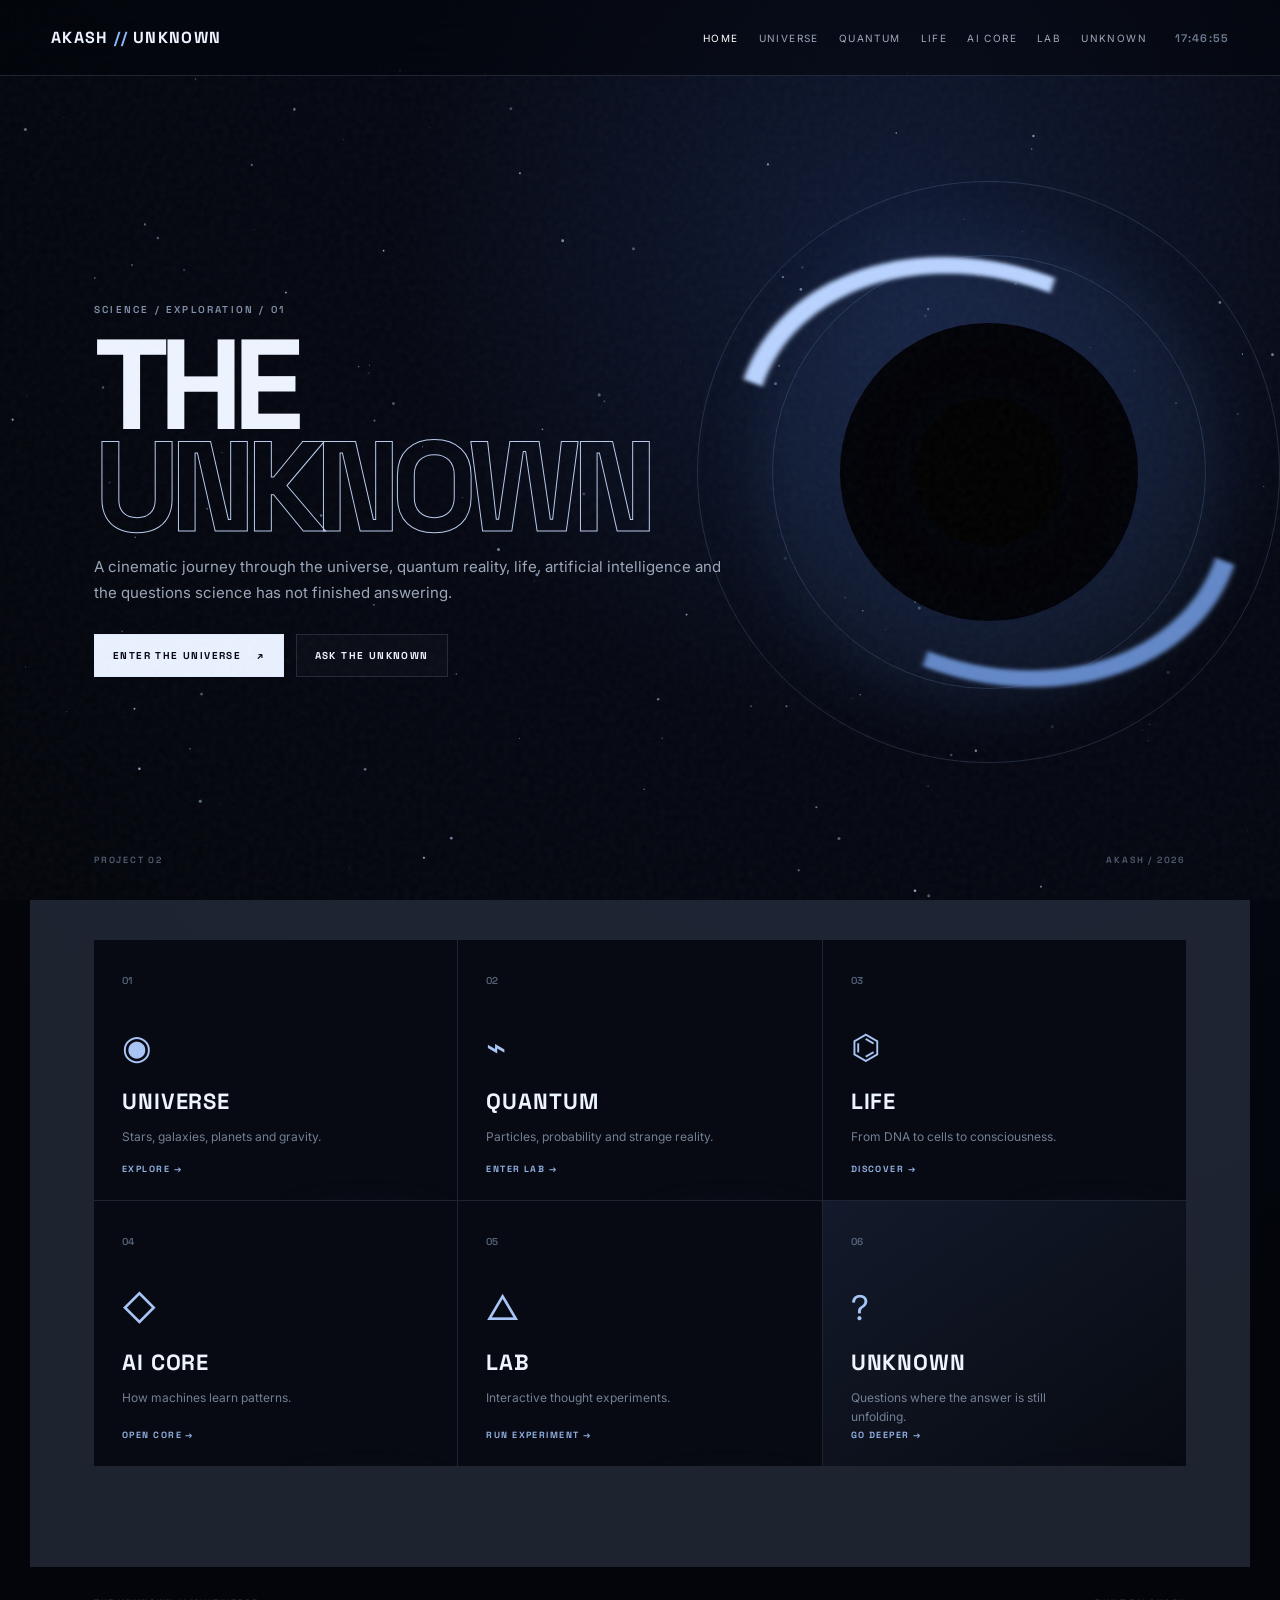
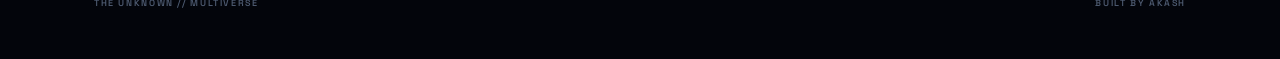
<file: index.html>
<!doctype html>
<html lang="en">
<head>
<meta charset="utf-8">
<meta name="viewport" content="width=device-width,initial-scale=1">
<title>THE UNKNOWN — Multiverse</title>
<meta name="description" content="An interactive science experience by AKASH.">
<link rel="preconnect" href="https://fonts.googleapis.com">
<link rel="preconnect" href="https://fonts.gstatic.com" crossorigin>
<link href="https://fonts.googleapis.com/css2?family=Inter:wght@400;500;600;700;800&family=Space+Grotesk:wght@400;500;600;700&display=swap" rel="stylesheet">
<link rel="stylesheet" href="style.css">
</head>
<body data-page="home">
<div id="transition"></div>
<canvas id="stars"></canvas>
<div class="grain"></div>

<header class="nav">
  <a class="brand" href="index.html"><span>AKASH</span><b>//</b>UNKNOWN</a>
  <button class="menu" aria-label="Open menu">☰</button>
  <nav>
    <a class="active" href="index.html">HOME</a>
    <a href="universe.html">UNIVERSE</a>
    <a href="quantum.html">QUANTUM</a>
    <a href="life.html">LIFE</a>
    <a href="ai.html">AI CORE</a>
    <a href="experiments.html">LAB</a>
    <a href="unknown.html">UNKNOWN</a>
  </nav>
  <span class="clock" id="clock">00:00:00</span>
</header>

<main>
<section class="hero home-hero">
  <div class="hero-copy">
    <div class="eyebrow">SCIENCE / EXPLORATION / 01</div>
    <h1>THE<br><em>UNKNOWN</em></h1>
    <p class="lead">A cinematic journey through the universe, quantum reality, life, artificial intelligence and the questions science has not finished answering.</p>
    <div class="actions">
      <a class="btn primary page-link" href="universe.html">ENTER THE UNIVERSE <span>↗</span></a>
      <a class="btn ghost page-link" href="unknown.html">ASK THE UNKNOWN</a>
    </div>
  </div>
  <div class="hero-orb">
    <div class="halo"></div><div class="orbit o1"></div><div class="orbit o2"></div>
    <div class="blackhole"><div class="ring"></div><div class="singularity"></div></div>
  </div>
  <div class="hero-meta"><span>PROJECT 02</span><span>AKASH / 2026</span></div>
</section>

<section class="portal-grid">
  <a class="portal page-link" href="universe.html"><span class="portal-no">01</span><span class="portal-icon">◉</span><h2>UNIVERSE</h2><p>Stars, galaxies, planets and gravity.</p><span class="go">EXPLORE →</span></a>
  <a class="portal page-link" href="quantum.html"><span class="portal-no">02</span><span class="portal-icon">⌁</span><h2>QUANTUM</h2><p>Particles, probability and strange reality.</p><span class="go">ENTER LAB →</span></a>
  <a class="portal page-link" href="life.html"><span class="portal-no">03</span><span class="portal-icon">⌬</span><h2>LIFE</h2><p>From DNA to cells to consciousness.</p><span class="go">DISCOVER →</span></a>
  <a class="portal page-link" href="ai.html"><span class="portal-no">04</span><span class="portal-icon">◇</span><h2>AI CORE</h2><p>How machines learn patterns.</p><span class="go">OPEN CORE →</span></a>
  <a class="portal page-link" href="experiments.html"><span class="portal-no">05</span><span class="portal-icon">△</span><h2>LAB</h2><p>Interactive thought experiments.</p><span class="go">RUN EXPERIMENT →</span></a>
  <a class="portal page-link special" href="unknown.html"><span class="portal-no">06</span><span class="portal-icon">?</span><h2>UNKNOWN</h2><p>Questions where the answer is still unfolding.</p><span class="go">GO DEEPER →</span></a>
</section>
</main>

<footer><span>THE UNKNOWN // MULTIVERSE</span><span>BUILT BY AKASH</span></footer>
<script type="module" src="script.js"></script>
</body>
</html>
</file>
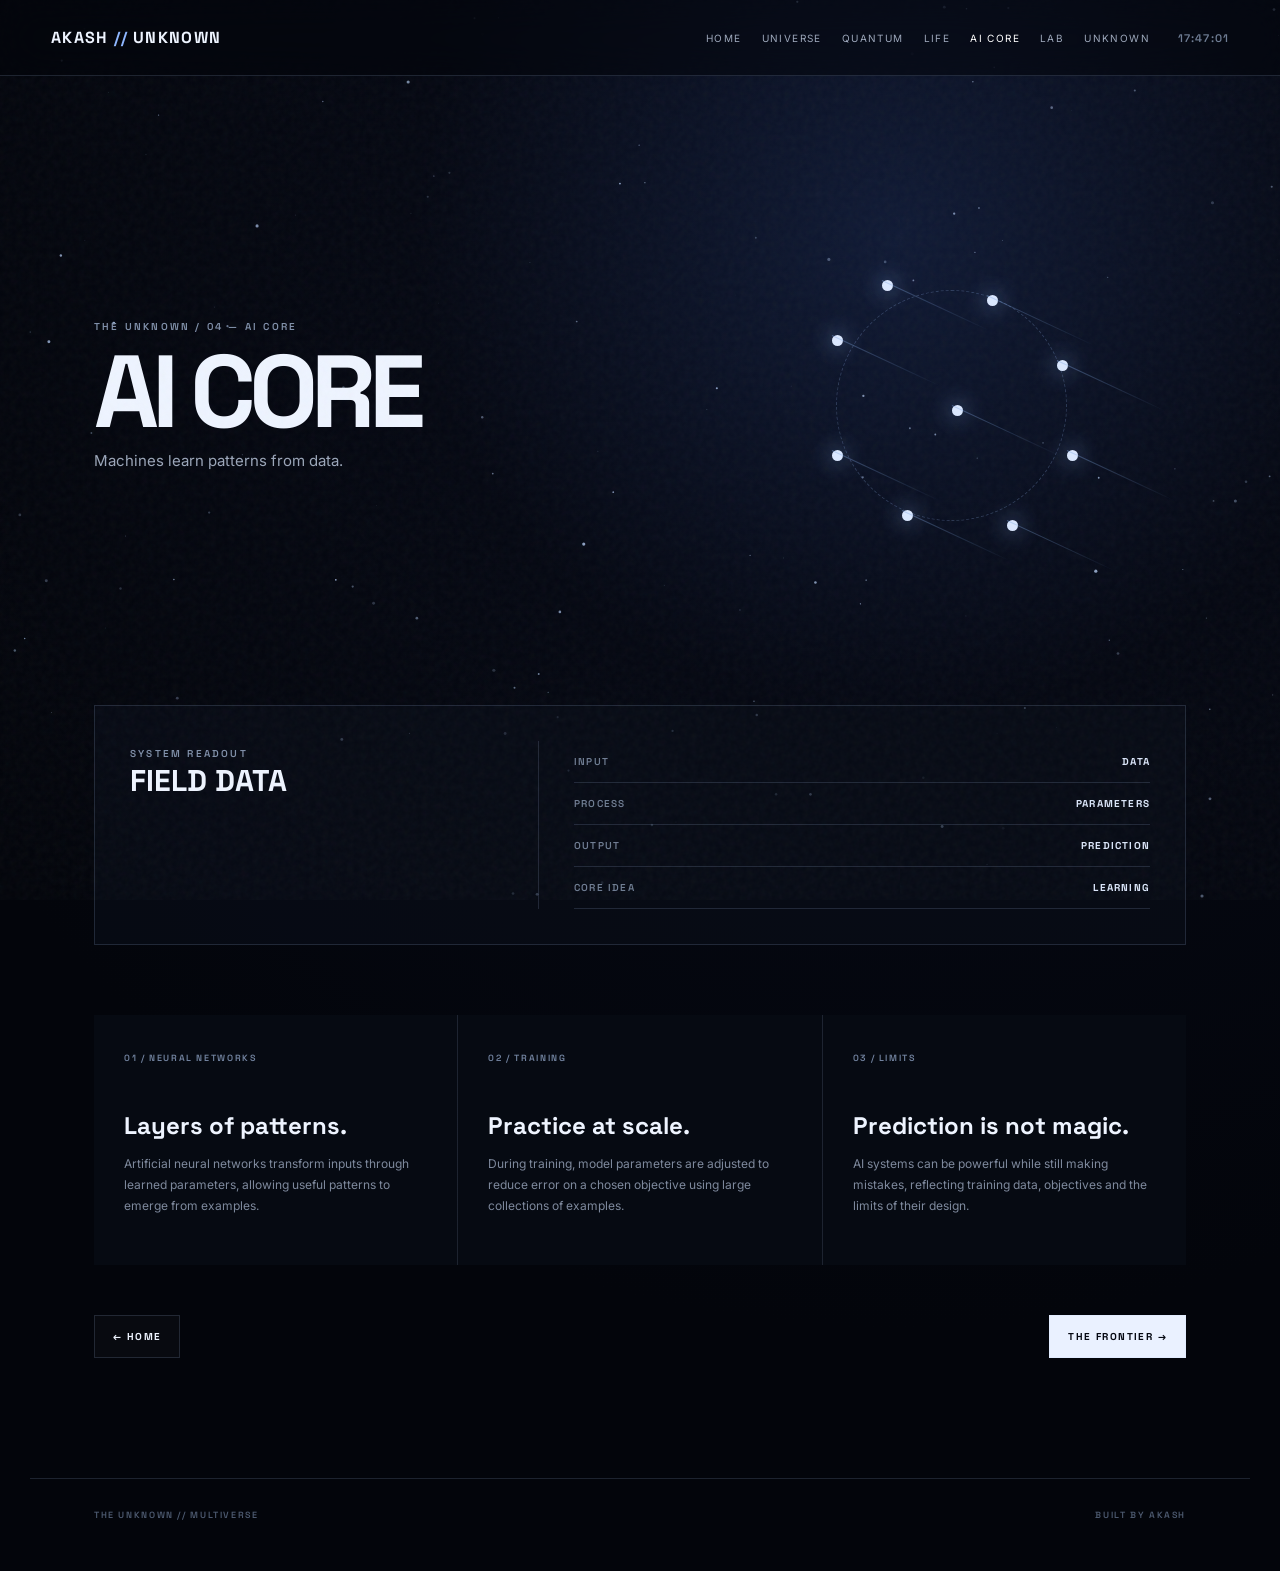
<file: ai.html>
<!doctype html>
<html lang="en">
<head>
<meta charset="utf-8"><meta name="viewport" content="width=device-width,initial-scale=1">
<title>AI CORE — THE UNKNOWN</title>
<meta name="description" content="Machines learn patterns from data.">
<link rel="preconnect" href="https://fonts.googleapis.com"><link rel="preconnect" href="https://fonts.gstatic.com" crossorigin>
<link href="https://fonts.googleapis.com/css2?family=Inter:wght@400;500;600;700;800&family=Space+Grotesk:wght@400;500;600;700&display=swap" rel="stylesheet">
<link rel="stylesheet" href="style.css">
</head>
<body data-page="ai-core">
<div id="transition"></div><canvas id="stars"></canvas><div class="grain"></div>
<header class="nav">
<a class="brand" href="index.html"><span>AKASH</span><b>//</b>UNKNOWN</a>
<button class="menu" aria-label="Open menu">☰</button>
<nav><a href="index.html" class="">HOME</a><a href="universe.html" class="">UNIVERSE</a><a href="quantum.html" class="">QUANTUM</a><a href="life.html" class="">LIFE</a><a href="ai.html" class="active">AI CORE</a><a href="experiments.html" class="">LAB</a><a href="unknown.html" class="">UNKNOWN</a></nav><span class="clock" id="clock">00:00:00</span>
</header>
<main class="subpage">
<section class="page-hero">
<div><div class="eyebrow">THE UNKNOWN / 04 — AI CORE</div><h1>AI CORE</h1><p class="lead">Machines learn patterns from data.</p></div>
<div class="page-visual"><div class="neural"><span></span><span></span><span></span><span></span><span></span><span></span><span></span><span></span><span></span></div></div>
</section>
<section class="data-panel"><div><span class="eyebrow">SYSTEM READOUT</span><h2>FIELD DATA</h2></div><div class="data-list"><div class="data-row"><span>INPUT</span><strong>DATA</strong></div>
<div class="data-row"><span>PROCESS</span><strong>PARAMETERS</strong></div>
<div class="data-row"><span>OUTPUT</span><strong>PREDICTION</strong></div>
<div class="data-row"><span>CORE IDEA</span><strong>LEARNING</strong></div></div></section>
<section class="info-grid"><article class="info"><span>01 / NEURAL NETWORKS</span><h2>Layers of patterns.</h2><p>Artificial neural networks transform inputs through learned parameters, allowing useful patterns to emerge from examples.</p></article>
<article class="info"><span>02 / TRAINING</span><h2>Practice at scale.</h2><p>During training, model parameters are adjusted to reduce error on a chosen objective using large collections of examples.</p></article>
<article class="info"><span>03 / LIMITS</span><h2>Prediction is not magic.</h2><p>AI systems can be powerful while still making mistakes, reflecting training data, objectives and the limits of their design.</p></article></section>
<div class="page-nav"><a class="btn ghost page-link" href="index.html">← HOME</a><a class="btn primary page-link" href="unknown.html">THE FRONTIER →</a></div>
</main>
<footer><span>THE UNKNOWN // MULTIVERSE</span><span>BUILT BY AKASH</span></footer>
<script type="module" src="script.js"></script>
</body></html>
</file>
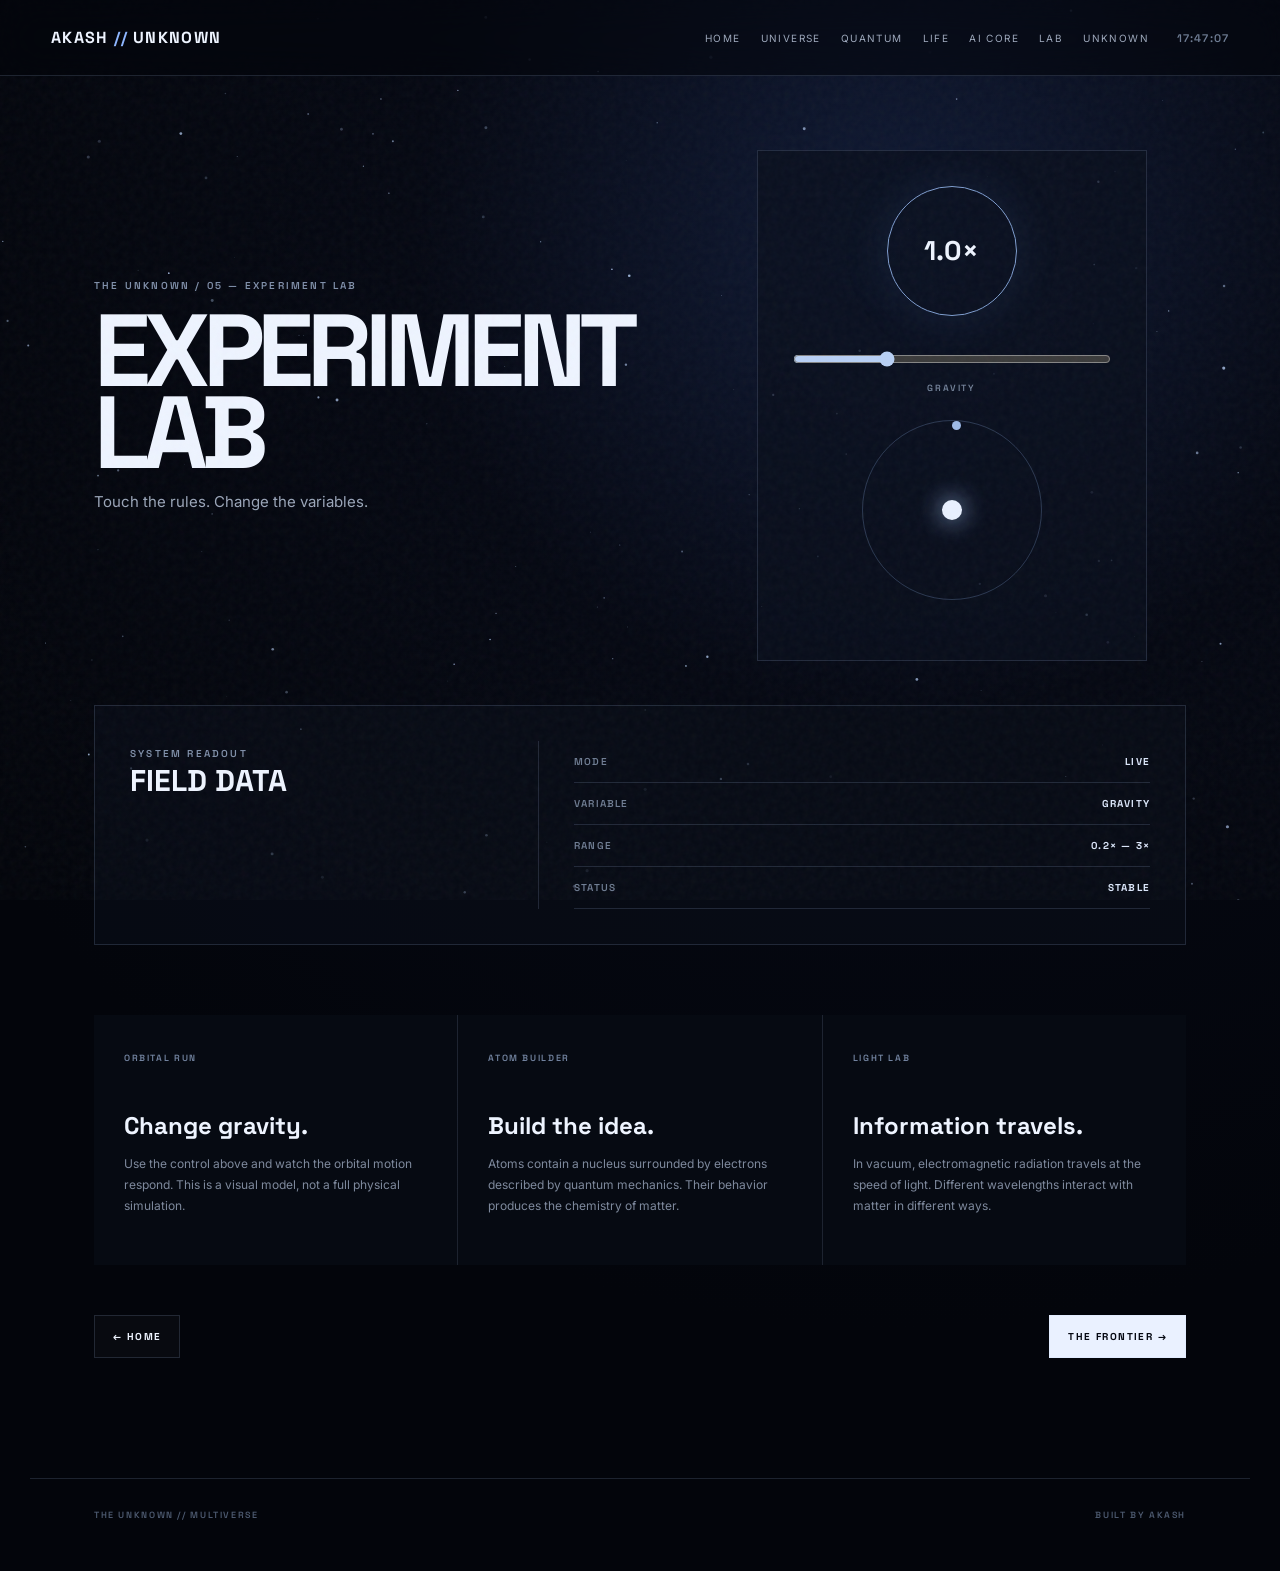
<file: experiments.html>
<!doctype html>
<html lang="en">
<head>
<meta charset="utf-8"><meta name="viewport" content="width=device-width,initial-scale=1">
<title>EXPERIMENT LAB — THE UNKNOWN</title>
<meta name="description" content="Touch the rules. Change the variables.">
<link rel="preconnect" href="https://fonts.googleapis.com"><link rel="preconnect" href="https://fonts.gstatic.com" crossorigin>
<link href="https://fonts.googleapis.com/css2?family=Inter:wght@400;500;600;700;800&family=Space+Grotesk:wght@400;500;600;700&display=swap" rel="stylesheet">
<link rel="stylesheet" href="style.css">
</head>
<body data-page="experiment-lab">
<div id="transition"></div><canvas id="stars"></canvas><div class="grain"></div>
<header class="nav">
<a class="brand" href="index.html"><span>AKASH</span><b>//</b>UNKNOWN</a>
<button class="menu" aria-label="Open menu">☰</button>
<nav><a href="index.html" class="">HOME</a><a href="universe.html" class="">UNIVERSE</a><a href="quantum.html" class="">QUANTUM</a><a href="life.html" class="">LIFE</a><a href="ai.html" class="">AI CORE</a><a href="experiments.html" class="">LAB</a><a href="unknown.html" class="">UNKNOWN</a></nav><span class="clock" id="clock">00:00:00</span>
</header>
<main class="subpage">
<section class="page-hero">
<div><div class="eyebrow">THE UNKNOWN / 05 — EXPERIMENT LAB</div><h1>EXPERIMENT LAB</h1><p class="lead">Touch the rules. Change the variables.</p></div>
<div class="page-visual"><div class="experiment-console"><div class="dial" id="gravityDial">1.0×</div><input id="gravity" type="range" min="0.2" max="3" value="1" step="0.1"><label>GRAVITY</label><div class="orbit-demo"><span id="orbitDot"></span></div></div></div>
</section>
<section class="data-panel"><div><span class="eyebrow">SYSTEM READOUT</span><h2>FIELD DATA</h2></div><div class="data-list"><div class="data-row"><span>MODE</span><strong>LIVE</strong></div>
<div class="data-row"><span>VARIABLE</span><strong>GRAVITY</strong></div>
<div class="data-row"><span>RANGE</span><strong>0.2× — 3×</strong></div>
<div class="data-row"><span>STATUS</span><strong id="labStatus">STABLE</strong></div></div></section>
<section class="info-grid"><article class="info"><span>ORBITAL RUN</span><h2>Change gravity.</h2><p>Use the control above and watch the orbital motion respond. This is a visual model, not a full physical simulation.</p></article>
<article class="info"><span>ATOM BUILDER</span><h2>Build the idea.</h2><p>Atoms contain a nucleus surrounded by electrons described by quantum mechanics. Their behavior produces the chemistry of matter.</p></article>
<article class="info"><span>LIGHT LAB</span><h2>Information travels.</h2><p>In vacuum, electromagnetic radiation travels at the speed of light. Different wavelengths interact with matter in different ways.</p></article></section>
<div class="page-nav"><a class="btn ghost page-link" href="index.html">← HOME</a><a class="btn primary page-link" href="unknown.html">THE FRONTIER →</a></div>
</main>
<footer><span>THE UNKNOWN // MULTIVERSE</span><span>BUILT BY AKASH</span></footer>
<script type="module" src="script.js"></script>
</body></html>
</file>
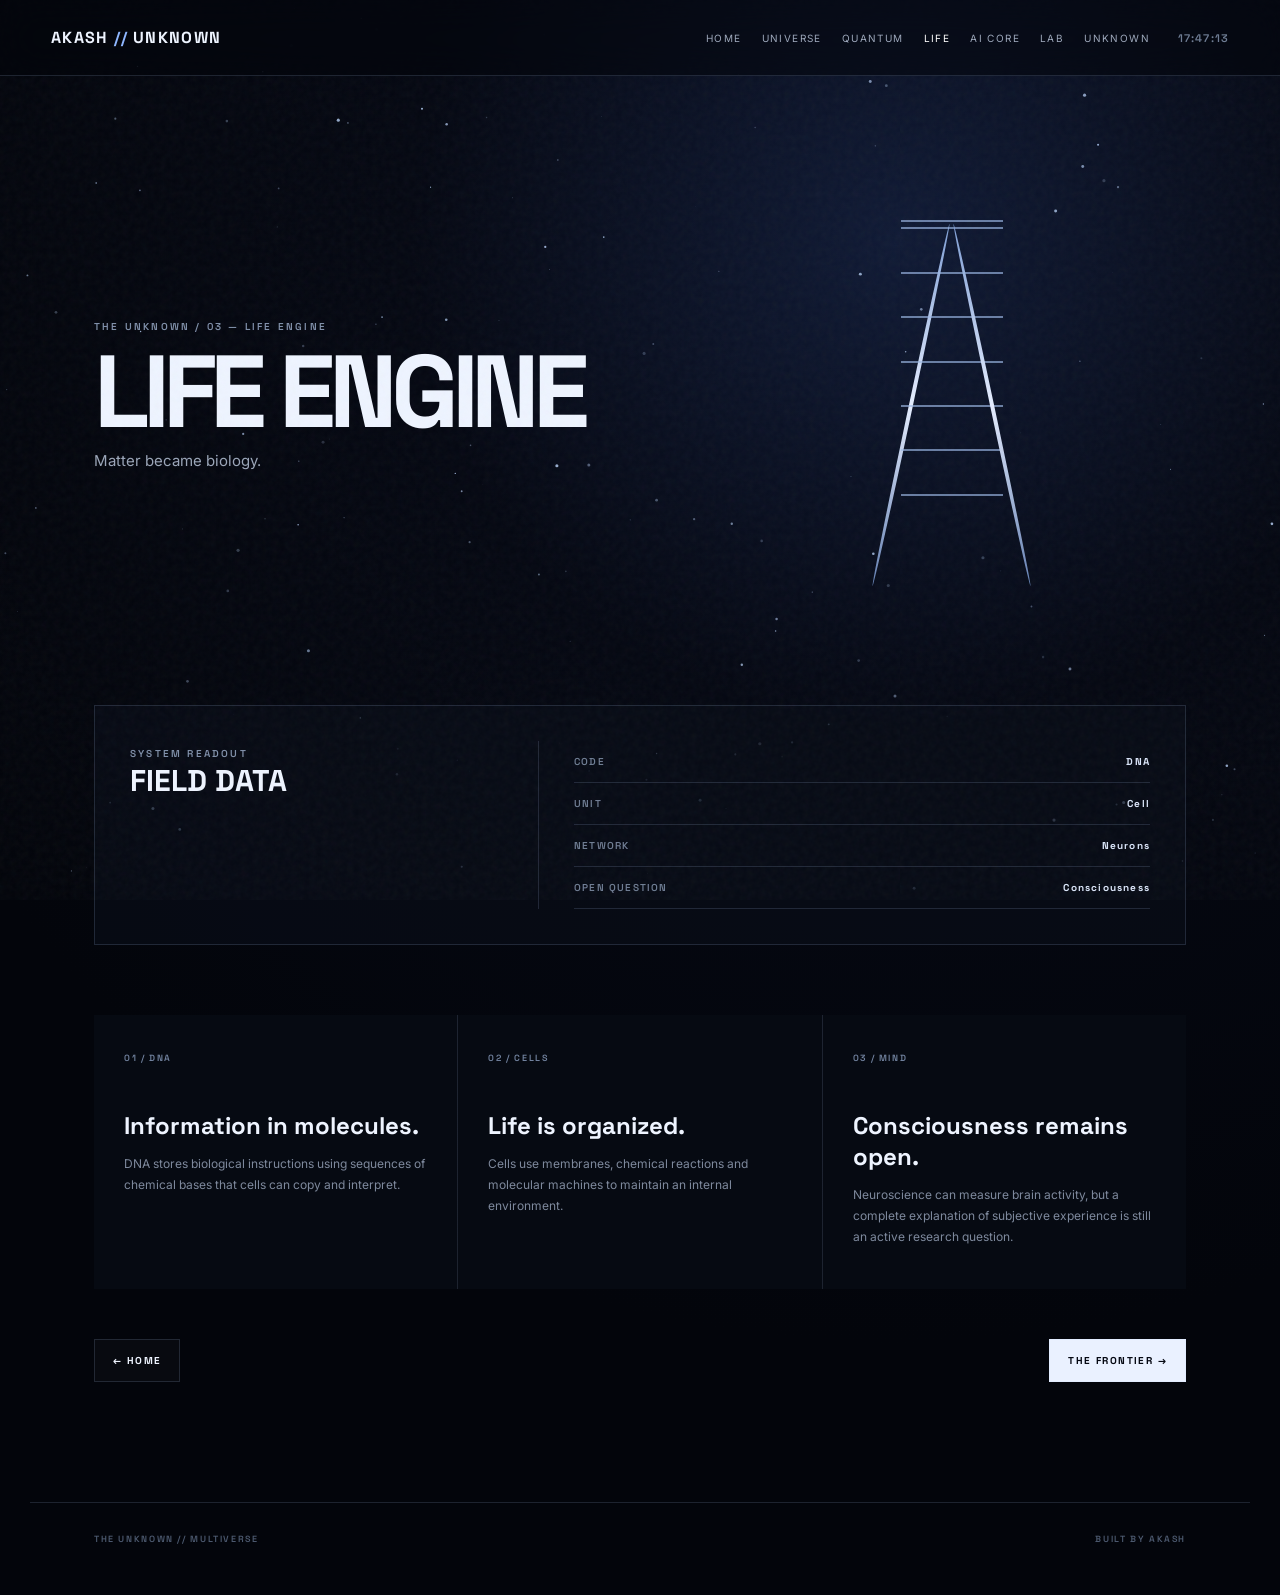
<file: life.html>
<!doctype html>
<html lang="en">
<head>
<meta charset="utf-8"><meta name="viewport" content="width=device-width,initial-scale=1">
<title>LIFE ENGINE — THE UNKNOWN</title>
<meta name="description" content="Matter became biology.">
<link rel="preconnect" href="https://fonts.googleapis.com"><link rel="preconnect" href="https://fonts.gstatic.com" crossorigin>
<link href="https://fonts.googleapis.com/css2?family=Inter:wght@400;500;600;700;800&family=Space+Grotesk:wght@400;500;600;700&display=swap" rel="stylesheet">
<link rel="stylesheet" href="style.css">
</head>
<body data-page="life-engine">
<div id="transition"></div><canvas id="stars"></canvas><div class="grain"></div>
<header class="nav">
<a class="brand" href="index.html"><span>AKASH</span><b>//</b>UNKNOWN</a>
<button class="menu" aria-label="Open menu">☰</button>
<nav><a href="index.html" class="">HOME</a><a href="universe.html" class="">UNIVERSE</a><a href="quantum.html" class="">QUANTUM</a><a href="life.html" class="active">LIFE</a><a href="ai.html" class="">AI CORE</a><a href="experiments.html" class="">LAB</a><a href="unknown.html" class="">UNKNOWN</a></nav><span class="clock" id="clock">00:00:00</span>
</header>
<main class="subpage">
<section class="page-hero">
<div><div class="eyebrow">THE UNKNOWN / 03 — LIFE ENGINE</div><h1>LIFE ENGINE</h1><p class="lead">Matter became biology.</p></div>
<div class="page-visual"><div class="dna"><i></i><i></i><i></i><i></i><i></i><i></i><i></i><i></i></div></div>
</section>
<section class="data-panel"><div><span class="eyebrow">SYSTEM READOUT</span><h2>FIELD DATA</h2></div><div class="data-list"><div class="data-row"><span>CODE</span><strong>DNA</strong></div>
<div class="data-row"><span>UNIT</span><strong>Cell</strong></div>
<div class="data-row"><span>NETWORK</span><strong>Neurons</strong></div>
<div class="data-row"><span>OPEN QUESTION</span><strong>Consciousness</strong></div></div></section>
<section class="info-grid"><article class="info"><span>01 / DNA</span><h2>Information in molecules.</h2><p>DNA stores biological instructions using sequences of chemical bases that cells can copy and interpret.</p></article>
<article class="info"><span>02 / CELLS</span><h2>Life is organized.</h2><p>Cells use membranes, chemical reactions and molecular machines to maintain an internal environment.</p></article>
<article class="info"><span>03 / MIND</span><h2>Consciousness remains open.</h2><p>Neuroscience can measure brain activity, but a complete explanation of subjective experience is still an active research question.</p></article></section>
<div class="page-nav"><a class="btn ghost page-link" href="index.html">← HOME</a><a class="btn primary page-link" href="unknown.html">THE FRONTIER →</a></div>
</main>
<footer><span>THE UNKNOWN // MULTIVERSE</span><span>BUILT BY AKASH</span></footer>
<script type="module" src="script.js"></script>
</body></html>
</file>
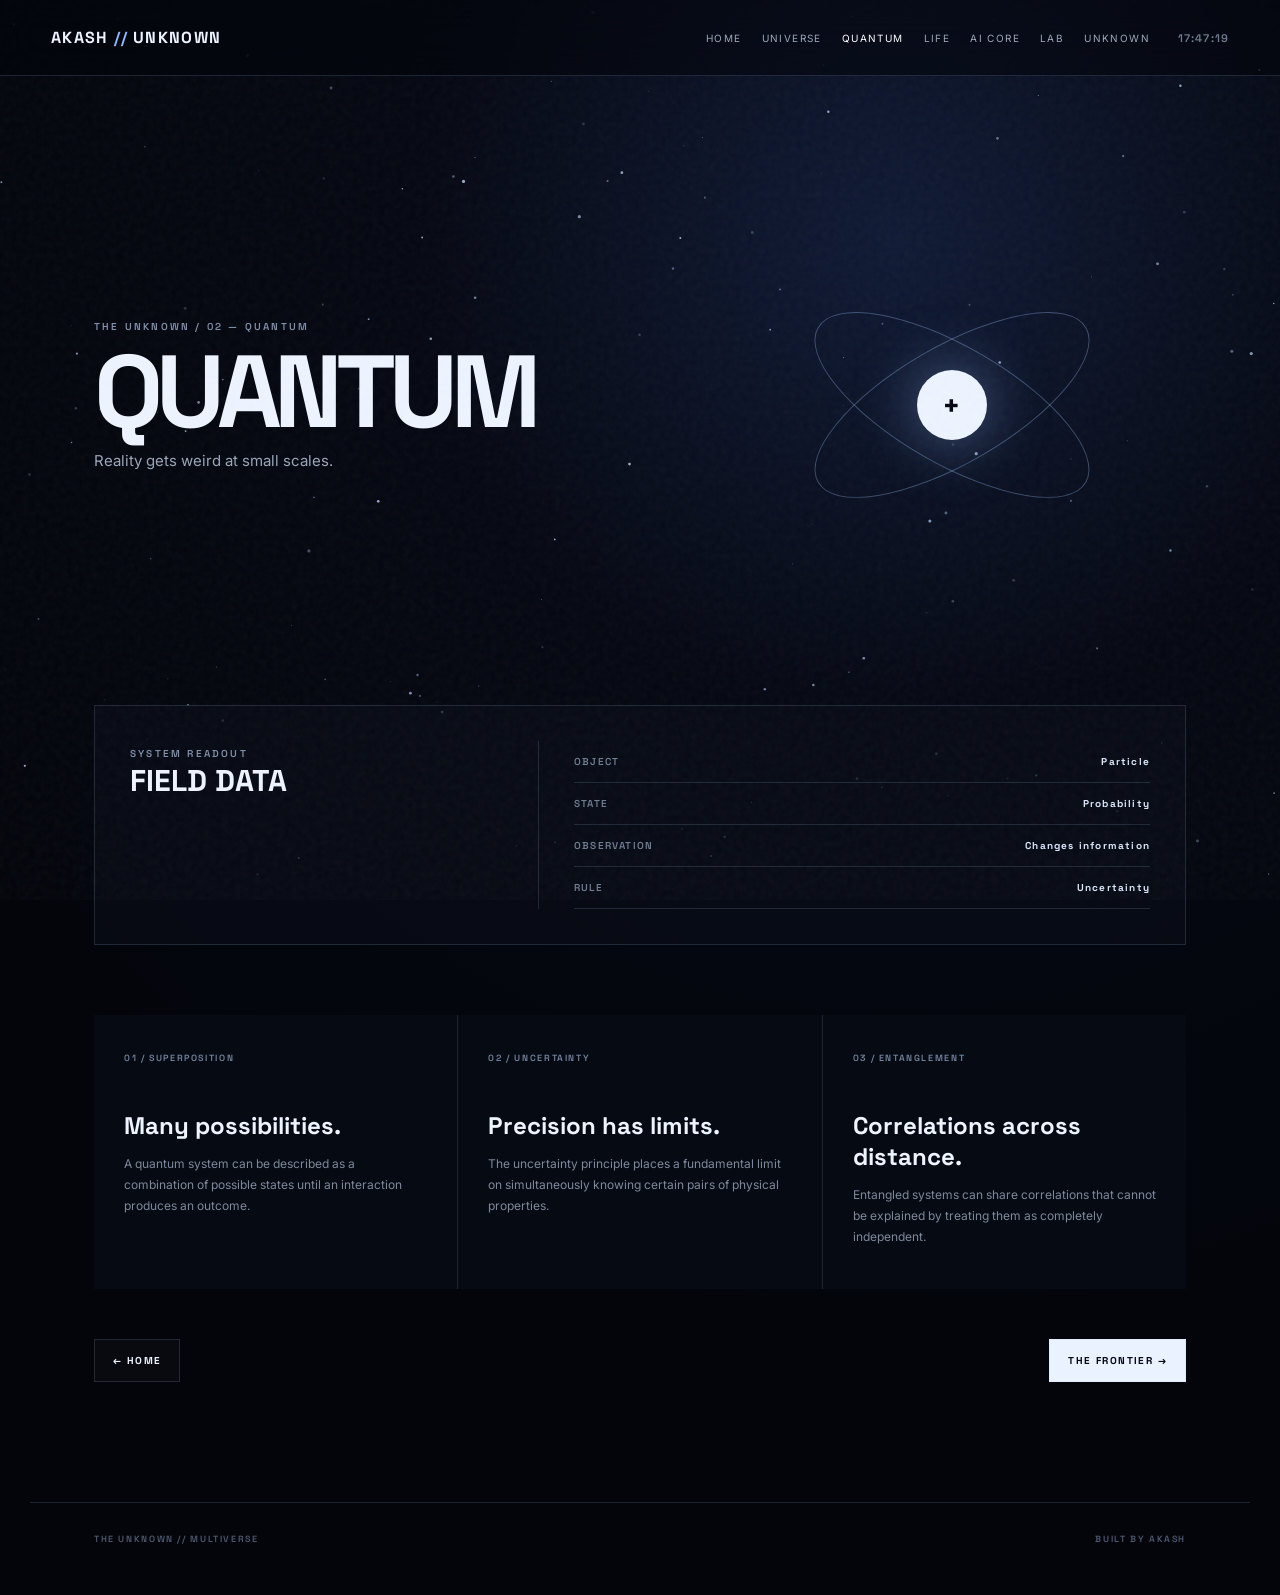
<file: quantum.html>
<!doctype html>
<html lang="en">
<head>
<meta charset="utf-8"><meta name="viewport" content="width=device-width,initial-scale=1">
<title>QUANTUM — THE UNKNOWN</title>
<meta name="description" content="Reality gets weird at small scales.">
<link rel="preconnect" href="https://fonts.googleapis.com"><link rel="preconnect" href="https://fonts.gstatic.com" crossorigin>
<link href="https://fonts.googleapis.com/css2?family=Inter:wght@400;500;600;700;800&family=Space+Grotesk:wght@400;500;600;700&display=swap" rel="stylesheet">
<link rel="stylesheet" href="style.css">
</head>
<body data-page="quantum">
<div id="transition"></div><canvas id="stars"></canvas><div class="grain"></div>
<header class="nav">
<a class="brand" href="index.html"><span>AKASH</span><b>//</b>UNKNOWN</a>
<button class="menu" aria-label="Open menu">☰</button>
<nav><a href="index.html" class="">HOME</a><a href="universe.html" class="">UNIVERSE</a><a href="quantum.html" class="active">QUANTUM</a><a href="life.html" class="">LIFE</a><a href="ai.html" class="">AI CORE</a><a href="experiments.html" class="">LAB</a><a href="unknown.html" class="">UNKNOWN</a></nav><span class="clock" id="clock">00:00:00</span>
</header>
<main class="subpage">
<section class="page-hero">
<div><div class="eyebrow">THE UNKNOWN / 02 — QUANTUM</div><h1>QUANTUM</h1><p class="lead">Reality gets weird at small scales.</p></div>
<div class="page-visual"><div class="quantum-core"><div class="q-ring q1"></div><div class="q-ring q2"></div><div class="q-particle">+</div></div></div>
</section>
<section class="data-panel"><div><span class="eyebrow">SYSTEM READOUT</span><h2>FIELD DATA</h2></div><div class="data-list"><div class="data-row"><span>OBJECT</span><strong>Particle</strong></div>
<div class="data-row"><span>STATE</span><strong>Probability</strong></div>
<div class="data-row"><span>OBSERVATION</span><strong>Changes information</strong></div>
<div class="data-row"><span>RULE</span><strong>Uncertainty</strong></div></div></section>
<section class="info-grid"><article class="info"><span>01 / SUPERPOSITION</span><h2>Many possibilities.</h2><p>A quantum system can be described as a combination of possible states until an interaction produces an outcome.</p></article>
<article class="info"><span>02 / UNCERTAINTY</span><h2>Precision has limits.</h2><p>The uncertainty principle places a fundamental limit on simultaneously knowing certain pairs of physical properties.</p></article>
<article class="info"><span>03 / ENTANGLEMENT</span><h2>Correlations across distance.</h2><p>Entangled systems can share correlations that cannot be explained by treating them as completely independent.</p></article></section>
<div class="page-nav"><a class="btn ghost page-link" href="index.html">← HOME</a><a class="btn primary page-link" href="unknown.html">THE FRONTIER →</a></div>
</main>
<footer><span>THE UNKNOWN // MULTIVERSE</span><span>BUILT BY AKASH</span></footer>
<script type="module" src="script.js"></script>
</body></html>
</file>
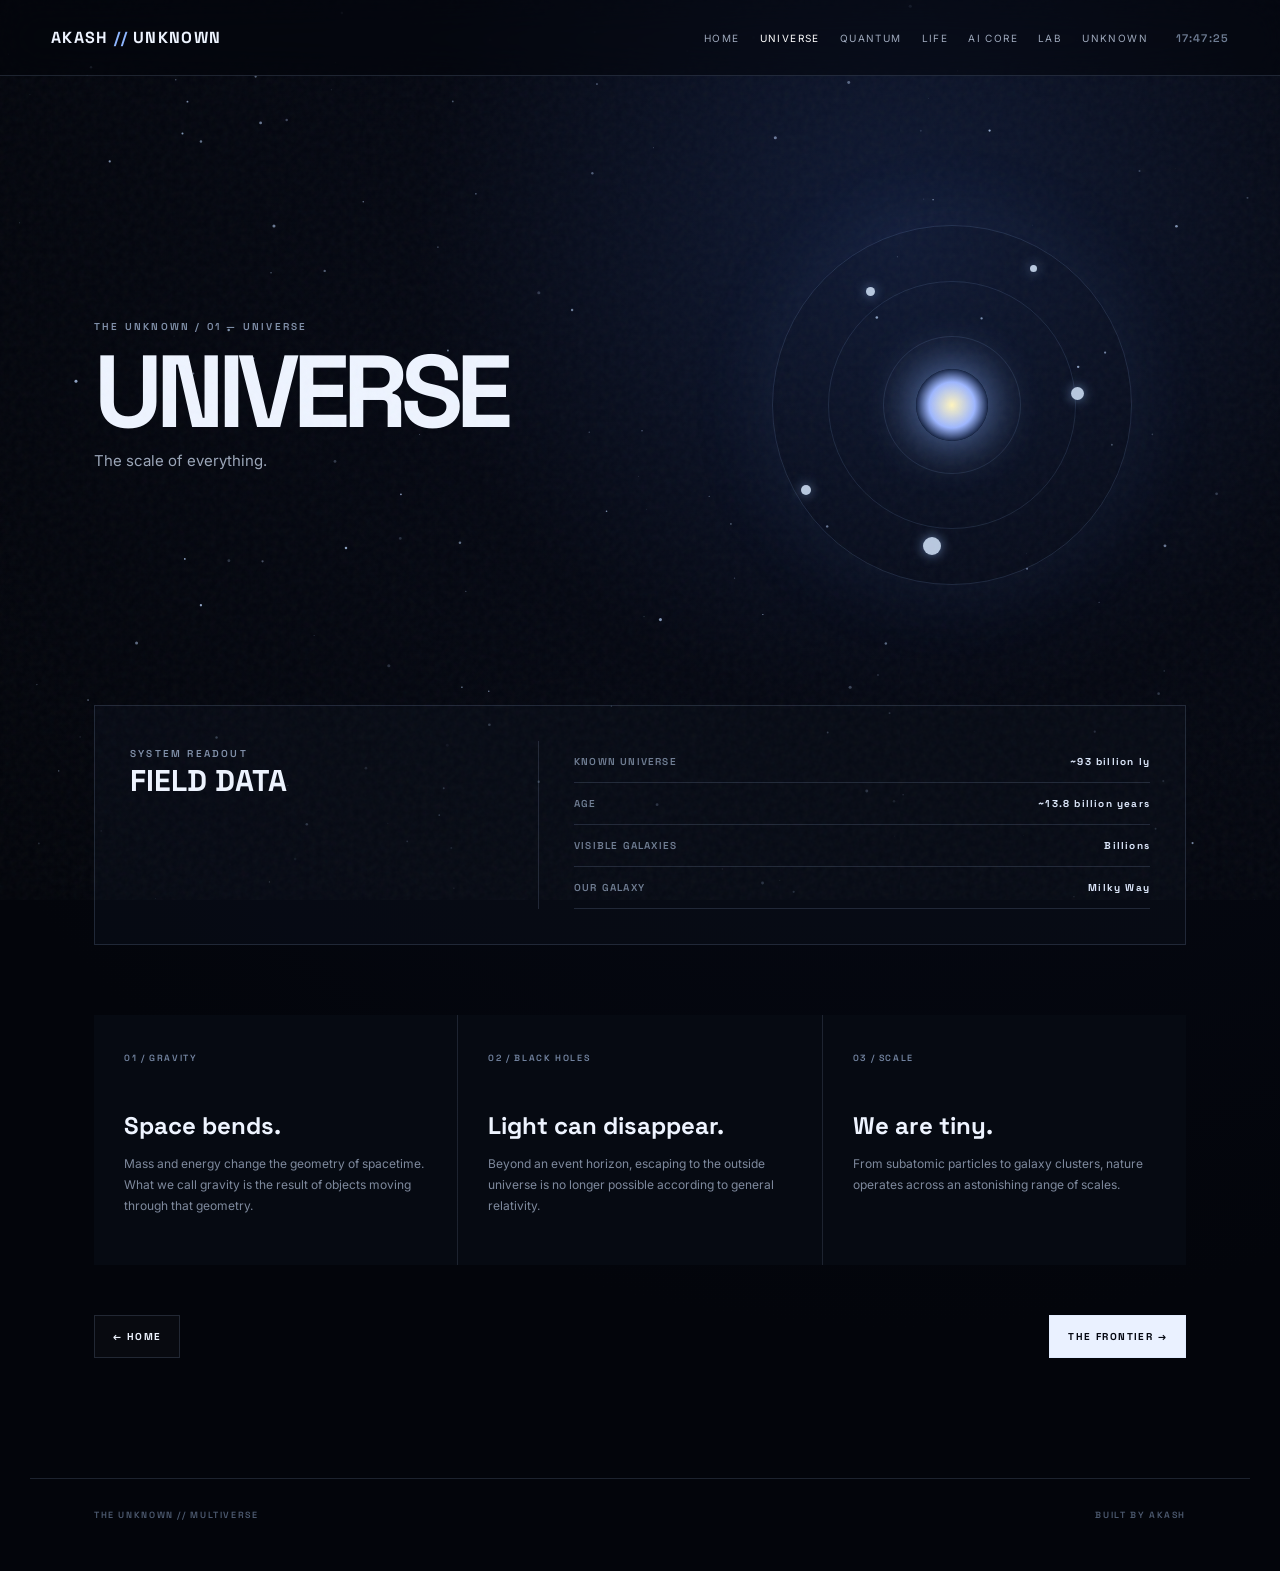
<file: universe.html>
<!doctype html>
<html lang="en">
<head>
<meta charset="utf-8"><meta name="viewport" content="width=device-width,initial-scale=1">
<title>UNIVERSE — THE UNKNOWN</title>
<meta name="description" content="The scale of everything.">
<link rel="preconnect" href="https://fonts.googleapis.com"><link rel="preconnect" href="https://fonts.gstatic.com" crossorigin>
<link href="https://fonts.googleapis.com/css2?family=Inter:wght@400;500;600;700;800&family=Space+Grotesk:wght@400;500;600;700&display=swap" rel="stylesheet">
<link rel="stylesheet" href="style.css">
</head>
<body data-page="universe">
<div id="transition"></div><canvas id="stars"></canvas><div class="grain"></div>
<header class="nav">
<a class="brand" href="index.html"><span>AKASH</span><b>//</b>UNKNOWN</a>
<button class="menu" aria-label="Open menu">☰</button>
<nav><a href="index.html" class="">HOME</a><a href="universe.html" class="active">UNIVERSE</a><a href="quantum.html" class="">QUANTUM</a><a href="life.html" class="">LIFE</a><a href="ai.html" class="">AI CORE</a><a href="experiments.html" class="">LAB</a><a href="unknown.html" class="">UNKNOWN</a></nav><span class="clock" id="clock">00:00:00</span>
</header>
<main class="subpage">
<section class="page-hero">
<div><div class="eyebrow">THE UNKNOWN / 01 — UNIVERSE</div><h1>UNIVERSE</h1><p class="lead">The scale of everything.</p></div>
<div class="page-visual"><div class="planet-system"><div class="sun"></div><div class="planet p1"></div><div class="planet p2"></div><div class="planet p3"></div><div class="planet p4"></div><div class="planet p5"></div></div></div>
</section>
<section class="data-panel"><div><span class="eyebrow">SYSTEM READOUT</span><h2>FIELD DATA</h2></div><div class="data-list"><div class="data-row"><span>KNOWN UNIVERSE</span><strong>~93 billion ly</strong></div>
<div class="data-row"><span>AGE</span><strong>~13.8 billion years</strong></div>
<div class="data-row"><span>VISIBLE GALAXIES</span><strong>Billions</strong></div>
<div class="data-row"><span>OUR GALAXY</span><strong>Milky Way</strong></div></div></section>
<section class="info-grid"><article class="info"><span>01 / GRAVITY</span><h2>Space bends.</h2><p>Mass and energy change the geometry of spacetime. What we call gravity is the result of objects moving through that geometry.</p></article>
<article class="info"><span>02 / BLACK HOLES</span><h2>Light can disappear.</h2><p>Beyond an event horizon, escaping to the outside universe is no longer possible according to general relativity.</p></article>
<article class="info"><span>03 / SCALE</span><h2>We are tiny.</h2><p>From subatomic particles to galaxy clusters, nature operates across an astonishing range of scales.</p></article></section>
<div class="page-nav"><a class="btn ghost page-link" href="index.html">← HOME</a><a class="btn primary page-link" href="unknown.html">THE FRONTIER →</a></div>
</main>
<footer><span>THE UNKNOWN // MULTIVERSE</span><span>BUILT BY AKASH</span></footer>
<script type="module" src="script.js"></script>
</body></html>
</file>
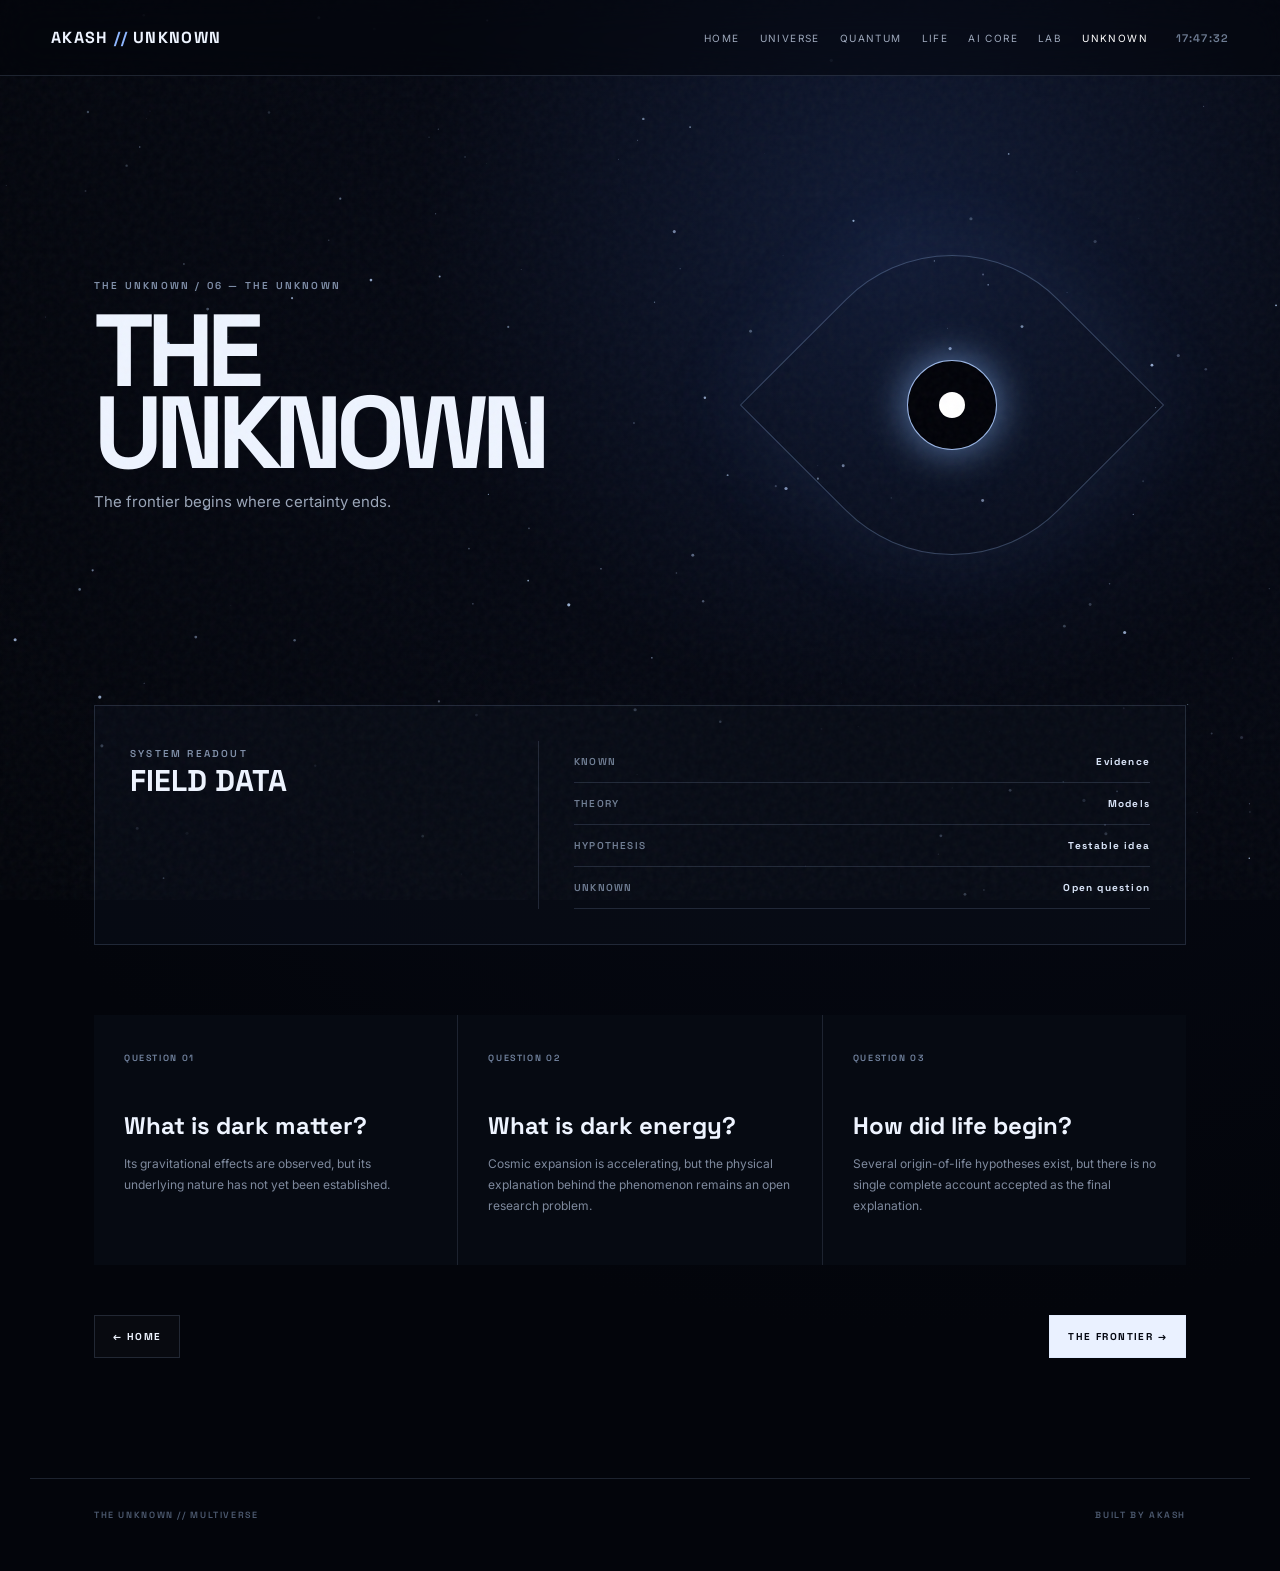
<file: unknown.html>
<!doctype html>
<html lang="en">
<head>
<meta charset="utf-8"><meta name="viewport" content="width=device-width,initial-scale=1">
<title>THE UNKNOWN — THE UNKNOWN</title>
<meta name="description" content="The frontier begins where certainty ends.">
<link rel="preconnect" href="https://fonts.googleapis.com"><link rel="preconnect" href="https://fonts.gstatic.com" crossorigin>
<link href="https://fonts.googleapis.com/css2?family=Inter:wght@400;500;600;700;800&family=Space+Grotesk:wght@400;500;600;700&display=swap" rel="stylesheet">
<link rel="stylesheet" href="style.css">
</head>
<body data-page="the-unknown">
<div id="transition"></div><canvas id="stars"></canvas><div class="grain"></div>
<header class="nav">
<a class="brand" href="index.html"><span>AKASH</span><b>//</b>UNKNOWN</a>
<button class="menu" aria-label="Open menu">☰</button>
<nav><a href="index.html" class="">HOME</a><a href="universe.html" class="">UNIVERSE</a><a href="quantum.html" class="">QUANTUM</a><a href="life.html" class="">LIFE</a><a href="ai.html" class="">AI CORE</a><a href="experiments.html" class="">LAB</a><a href="unknown.html" class="active">UNKNOWN</a></nav><span class="clock" id="clock">00:00:00</span>
</header>
<main class="subpage">
<section class="page-hero">
<div><div class="eyebrow">THE UNKNOWN / 06 — THE UNKNOWN</div><h1>THE UNKNOWN</h1><p class="lead">The frontier begins where certainty ends.</p></div>
<div class="page-visual"><div class="unknown-eye"><div></div></div></div>
</section>
<section class="data-panel"><div><span class="eyebrow">SYSTEM READOUT</span><h2>FIELD DATA</h2></div><div class="data-list"><div class="data-row"><span>KNOWN</span><strong>Evidence</strong></div>
<div class="data-row"><span>THEORY</span><strong>Models</strong></div>
<div class="data-row"><span>HYPOTHESIS</span><strong>Testable idea</strong></div>
<div class="data-row"><span>UNKNOWN</span><strong>Open question</strong></div></div></section>
<section class="info-grid"><article class="info"><span>QUESTION 01</span><h2>What is dark matter?</h2><p>Its gravitational effects are observed, but its underlying nature has not yet been established.</p></article>
<article class="info"><span>QUESTION 02</span><h2>What is dark energy?</h2><p>Cosmic expansion is accelerating, but the physical explanation behind the phenomenon remains an open research problem.</p></article>
<article class="info"><span>QUESTION 03</span><h2>How did life begin?</h2><p>Several origin-of-life hypotheses exist, but there is no single complete account accepted as the final explanation.</p></article></section>
<div class="page-nav"><a class="btn ghost page-link" href="index.html">← HOME</a><a class="btn primary page-link" href="unknown.html">THE FRONTIER →</a></div>
</main>
<footer><span>THE UNKNOWN // MULTIVERSE</span><span>BUILT BY AKASH</span></footer>
<script type="module" src="script.js"></script>
</body></html>
</file>
<file: style.css>
:root{
--bg:#03050b;--panel:rgba(10,14,24,.68);--line:rgba(180,205,255,.15);
--text:#eef4ff;--muted:#8792a8;--accent:#8fb7ff;--hot:#d9e7ff;
--max:1220px;
}
*{box-sizing:border-box}html{scroll-behavior:smooth}body{margin:0;background:radial-gradient(circle at 70% 15%,#101a35 0,#050812 30%,#03050b 68%);color:var(--text);font-family:Inter,Arial,sans-serif;min-height:100vh;overflow-x:hidden}
a{color:inherit;text-decoration:none}button,input{font:inherit}#stars{position:fixed;inset:0;width:100%;height:100%;z-index:-4}.grain{position:fixed;inset:0;z-index:20;pointer-events:none;opacity:.08;background-image:url("data:image/svg+xml,%3Csvg viewBox='0 0 180 180' xmlns='http://www.w3.org/2000/svg'%3E%3Cfilter id='n'%3E%3CfeTurbulence type='fractalNoise' baseFrequency='.8' numOctaves='3' stitchTiles='stitch'/%3E%3C/filter%3E%3Crect width='100%25' height='100%25' filter='url(%23n)' opacity='.5'/%3E%3C/svg%3E")}
#transition{position:fixed;inset:0;background:#02040a;z-index:100;pointer-events:none;transform:translateY(0);animation:reveal .7s .05s cubic-bezier(.77,0,.18,1) forwards}@keyframes reveal{to{transform:translateY(-100%)}} 
.nav{position:fixed;top:0;left:0;right:0;height:76px;display:flex;align-items:center;gap:28px;padding:0 4vw;border-bottom:1px solid var(--line);background:rgba(3,5,11,.52);backdrop-filter:blur(18px);z-index:50}
.brand{font-family:"Space Grotesk";font-weight:700;letter-spacing:.08em;white-space:nowrap}.brand b{color:var(--accent);margin:0 5px}.nav nav{display:flex;align-items:center;gap:20px;margin-left:auto}.nav nav a{font-size:10px;letter-spacing:.14em;color:#9da8bb;transition:.25s}.nav nav a:hover,.nav nav a.active{color:#fff}.clock{font:600 11px "Space Grotesk";color:#6f7d94;letter-spacing:.1em}.menu{display:none;background:none;border:0;color:#fff;font-size:24px}
main{position:relative;z-index:2}.hero{min-height:100svh;max-width:var(--max);margin:auto;padding:150px 5vw 70px;position:relative;display:flex;align-items:center}.hero-copy{max-width:650px;position:relative;z-index:3}.eyebrow{font:600 10px "Space Grotesk";letter-spacing:.22em;color:#8090aa;margin-bottom:18px}.hero h1,.page-hero h1{font:700 clamp(60px,10vw,150px)/.8 "Space Grotesk";letter-spacing:-.08em;margin:0}.hero h1 em{font-style:normal;color:transparent;-webkit-text-stroke:1px #b9cbec}.lead{color:#9ba6b9;max-width:650px;line-height:1.75;font-size:15px}.actions{display:flex;gap:12px;flex-wrap:wrap;margin-top:28px}.btn{display:inline-flex;align-items:center;justify-content:center;gap:16px;border:1px solid var(--line);padding:14px 18px;font:700 10px "Space Grotesk";letter-spacing:.14em;transition:.3s}.btn.primary{background:#eaf1ff;color:#050812}.btn.ghost{background:rgba(255,255,255,.025)}.btn:hover{transform:translateY(-3px);border-color:#9fb9e8}.hero-orb{position:absolute;right:-4%;top:18%;width:min(54vw,620px);aspect-ratio:1;display:grid;place-items:center}.halo{position:absolute;inset:5%;border-radius:50%;background:radial-gradient(circle,transparent 35%,rgba(99,142,220,.08),transparent 70%);filter:blur(15px)}.blackhole{width:48%;aspect-ratio:1;border-radius:50%;position:relative;background:#010207;box-shadow:0 0 90px 18px rgba(77,116,190,.22)}.ring{position:absolute;inset:-28%;border-radius:50%;border:18px solid transparent;border-top-color:#b9d3ff;border-bottom-color:#6388c8;transform:rotate(-18deg) skewX(14deg);filter:blur(2px);animation:spin 10s linear infinite}.singularity{position:absolute;inset:25%;border-radius:50%;background:#000;box-shadow:0 0 35px 8px #03050b}@keyframes spin{to{transform:rotate(342deg) skewX(14deg)}}.orbit{position:absolute;border:1px solid rgba(150,184,240,.18);border-radius:50%;animation:spin 16s linear infinite}.o1{inset:3%;}.o2{inset:15%;animation-direction:reverse;animation-duration:11s}.hero-meta{position:absolute;bottom:34px;left:5vw;right:5vw;display:flex;justify-content:space-between;color:#4f5d72;font:600 9px "Space Grotesk";letter-spacing:.2em}
.portal-grid{max-width:var(--max);margin:auto;padding:40px 5vw 100px;display:grid;grid-template-columns:repeat(3,1fr);gap:1px;background:var(--line)}.portal{min-height:260px;padding:28px;background:rgba(4,7,14,.84);position:relative;overflow:hidden;transition:.35s}.portal:hover{background:rgba(15,22,38,.92);transform:translateY(-4px);z-index:2}.portal:after{content:"";position:absolute;inset:auto -20% -70% 30%;height:170px;background:radial-gradient(circle,rgba(104,150,230,.2),transparent 65%);filter:blur(18px)}.portal-no{font:600 10px "Space Grotesk";color:#56647b}.portal-icon{display:block;font-size:34px;margin:38px 0 20px;color:#a8c5f5}.portal h2{font:700 22px "Space Grotesk";letter-spacing:.04em;margin:0 0 8px}.portal p{color:#737f94;font-size:12px;line-height:1.6;max-width:240px}.go{position:absolute;bottom:25px;left:28px;font:700 9px "Space Grotesk";letter-spacing:.16em;color:#90aee0}.special{background:linear-gradient(145deg,rgba(18,25,42,.9),rgba(5,8,15,.9))}
footer{max-width:var(--max);margin:auto;padding:30px 5vw 50px;display:flex;justify-content:space-between;color:#4d5a70;font:600 9px "Space Grotesk";letter-spacing:.18em;border-top:1px solid var(--line)}

.subpage{max-width:var(--max);margin:auto;padding:145px 5vw 70px}.page-hero{min-height:520px;display:grid;grid-template-columns:1.1fr .9fr;align-items:center;gap:50px}.page-hero h1{font-size:clamp(55px,8vw,110px);letter-spacing:-.07em}.page-visual{min-height:420px;display:grid;place-items:center;position:relative}.data-panel{display:grid;grid-template-columns:.8fr 1.2fr;border:1px solid var(--line);background:var(--panel);padding:35px;margin:40px 0 70px}.data-panel h2{font:700 30px "Space Grotesk";margin:0}.data-list{border-left:1px solid var(--line);padding-left:35px}.data-row{display:flex;justify-content:space-between;gap:20px;padding:14px 0;border-bottom:1px solid var(--line);font:600 10px "Space Grotesk";letter-spacing:.12em;color:#6f7d93}.data-row strong{color:#dce7fb}.info-grid{display:grid;grid-template-columns:repeat(3,1fr);gap:1px;background:var(--line)}.info{min-height:250px;padding:30px;background:rgba(4,7,14,.88)}.info span{font:600 9px "Space Grotesk";letter-spacing:.18em;color:#7384a1}.info h2{font:700 24px "Space Grotesk";margin:45px 0 12px}.info p{color:#7e899d;font-size:12px;line-height:1.75}.page-nav{display:flex;justify-content:space-between;margin:50px 0}

.planet-system{width:360px;height:360px;border-radius:50%;position:relative;border:1px solid rgba(144,180,238,.16);box-shadow:0 0 90px rgba(74,110,180,.12)}.sun{position:absolute;width:72px;height:72px;border-radius:50%;left:calc(50% - 36px);top:calc(50% - 36px);background:radial-gradient(circle,#fff5bf,#9db6ff 45%,#19284a 70%);box-shadow:0 0 50px #7194d7}.planet-system:before,.planet-system:after{content:"";position:absolute;border:1px solid rgba(145,179,233,.14);border-radius:50%}.planet-system:before{inset:55px}.planet-system:after{inset:110px}.planet{position:absolute;border-radius:50%;background:#b8c8df;box-shadow:0 0 12px rgba(150,190,255,.6)}.p1{width:9px;height:9px;left:26%;top:17%}.p2{width:13px;height:13px;right:13%;top:45%}.p3{width:18px;height:18px;left:42%;bottom:8%}.p4{width:10px;height:10px;left:8%;bottom:25%}.p5{width:7px;height:7px;right:26%;top:11%}

.quantum-core{width:310px;height:310px;position:relative;display:grid;place-items:center}.q-ring{position:absolute;border:1px solid rgba(151,191,249,.35);border-radius:50%;animation:spin 7s linear infinite}.q1{width:100%;height:38%;transform:rotate(30deg)}.q2{width:100%;height:38%;transform:rotate(-30deg);animation-direction:reverse}.q-particle{width:70px;height:70px;border-radius:50%;display:grid;place-items:center;background:#edf4ff;color:#050812;font:700 30px "Space Grotesk";box-shadow:0 0 60px rgba(136,178,245,.5)}

.dna{width:170px;height:370px;position:relative}.dna:before,.dna:after{content:"";position:absolute;top:0;bottom:0;width:4px;border-radius:50%;background:linear-gradient(#7e9ed4,#e5edff,#637fb2);animation:dna 3s ease-in-out infinite}.dna:before{left:25%;transform:rotate(12deg)}.dna:after{right:25%;transform:rotate(-12deg)}.dna i{position:absolute;width:60%;height:2px;background:#9db8e6;left:20%;top:calc(var(--i)*12% + 2%);opacity:.65}.dna i:nth-child(1){--i:0}.dna i:nth-child(2){--i:1}.dna i:nth-child(3){--i:2}.dna i:nth-child(4){--i:3}.dna i:nth-child(5){--i:4}.dna i:nth-child(6){--i:5}.dna i:nth-child(7){--i:6}@keyframes dna{50%{transform:rotate(-12deg) scaleX(.9)}}

.neural{width:330px;height:330px;position:relative}.neural:before{content:"";position:absolute;inset:15%;border:1px dashed rgba(146,181,237,.25);border-radius:50%;animation:spin 14s linear infinite}.neural span{position:absolute;width:11px;height:11px;border-radius:50%;background:#dbe8ff;box-shadow:0 0 22px #83a7e3;left:calc(50% + var(--x));top:calc(50% + var(--y))}.neural span:nth-child(1){--x:-120px;--y:-70px}.neural span:nth-child(2){--x:-70px;--y:-125px}.neural span:nth-child(3){--x:35px;--y:-110px}.neural span:nth-child(4){--x:105px;--y:-45px}.neural span:nth-child(5){--x:115px;--y:45px}.neural span:nth-child(6){--x:55px;--y:115px}.neural span:nth-child(7){--x:-50px;--y:105px}.neural span:nth-child(8){--x:-120px;--y:45px}.neural span:nth-child(9){--x:0px;--y:0px}.neural span:after{content:"";position:absolute;width:120px;height:1px;background:linear-gradient(90deg,rgba(130,170,230,.4),transparent);transform-origin:left;transform:rotate(25deg)}

.experiment-console{width:min(390px,90vw);padding:35px;border:1px solid var(--line);background:rgba(10,15,28,.75);text-align:center}.dial{width:130px;height:130px;border-radius:50%;border:1px solid #809fd1;margin:auto;display:grid;place-items:center;font:700 27px "Space Grotesk";box-shadow:0 0 50px rgba(100,140,205,.12)}#gravity{width:100%;margin:35px 0 8px;accent-color:#b8d0f5}.experiment-console label{font:600 9px "Space Grotesk";letter-spacing:.18em;color:#74839a}.orbit-demo{width:180px;height:180px;border:1px solid rgba(145,180,235,.25);border-radius:50%;margin:25px auto;position:relative}.orbit-demo:before{content:"";position:absolute;width:20px;height:20px;background:#e9f1ff;border-radius:50%;left:calc(50% - 10px);top:calc(50% - 10px);box-shadow:0 0 25px #9ab9eb}.orbit-demo span{position:absolute;width:9px;height:9px;border-radius:50%;background:#9ebbe9;left:50%;top:0;transform-origin:0 90px;animation:orbit 3s linear infinite}@keyframes orbit{to{transform:rotate(360deg)}}

.unknown-eye{width:300px;height:300px;border:1px solid rgba(154,187,239,.3);border-radius:50% 0 50% 0;transform:rotate(45deg);display:grid;place-items:center;box-shadow:0 0 100px rgba(75,112,182,.13)}.unknown-eye div{width:90px;height:90px;border-radius:50%;background:#010208;border:1px solid #9ab5e4;box-shadow:0 0 40px #5f80b3;position:relative}.unknown-eye div:after{content:"";position:absolute;inset:35%;background:#fff;border-radius:50%}

@media(max-width:900px){.nav{height:64px;padding:0 20px}.clock{display:none}.menu{display:block;margin-left:auto}.nav nav{display:none;position:absolute;top:64px;left:0;right:0;padding:18px 20px;background:rgba(3,5,11,.96);border-bottom:1px solid var(--line);flex-direction:column;align-items:flex-start}.nav.open nav{display:flex}.hero{padding:120px 24px 70px}.hero-orb{opacity:.45;right:-25%;top:25%;width:90vw}.hero-copy{max-width:100%}.portal-grid{grid-template-columns:1fr 1fr;padding:30px 0 70px}.portal{min-height:230px}.subpage{padding:110px 24px 60px}.page-hero{grid-template-columns:1fr;min-height:0}.page-visual{min-height:320px;order:-1}.data-panel{grid-template-columns:1fr;gap:25px}.data-list{border-left:0;border-top:1px solid var(--line);padding:15px 0 0}.info-grid{grid-template-columns:1fr}.info{min-height:210px}.info h2{margin-top:35px}}
@media(max-width:560px){.brand{font-size:12px}.hero h1{font-size:68px}.portal-grid{grid-template-columns:1fr}.portal{min-height:210px}.hero-meta{font-size:7px}.page-hero h1{font-size:58px}.planet-system{width:290px;height:290px}.unknown-eye{width:240px;height:240px}.quantum-core{transform:scale(.85)}footer{font-size:7px}}
</file>
